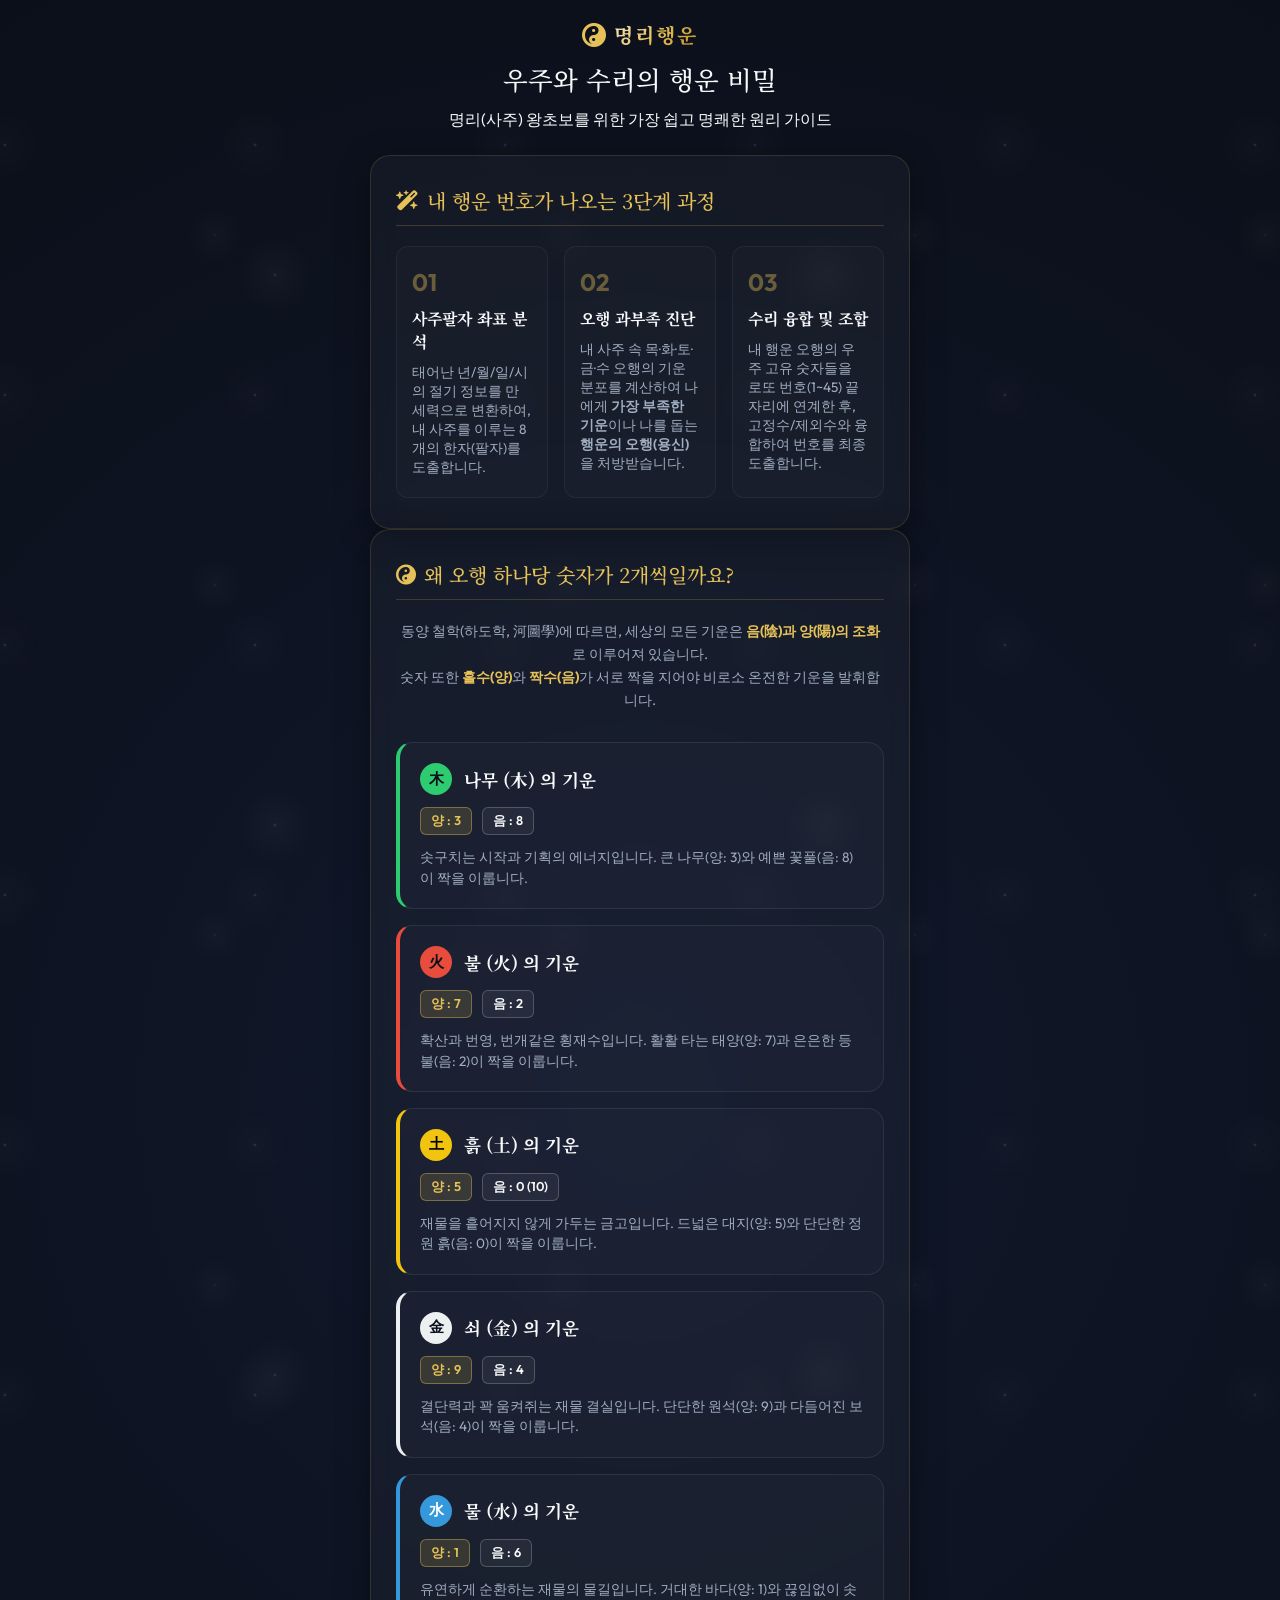
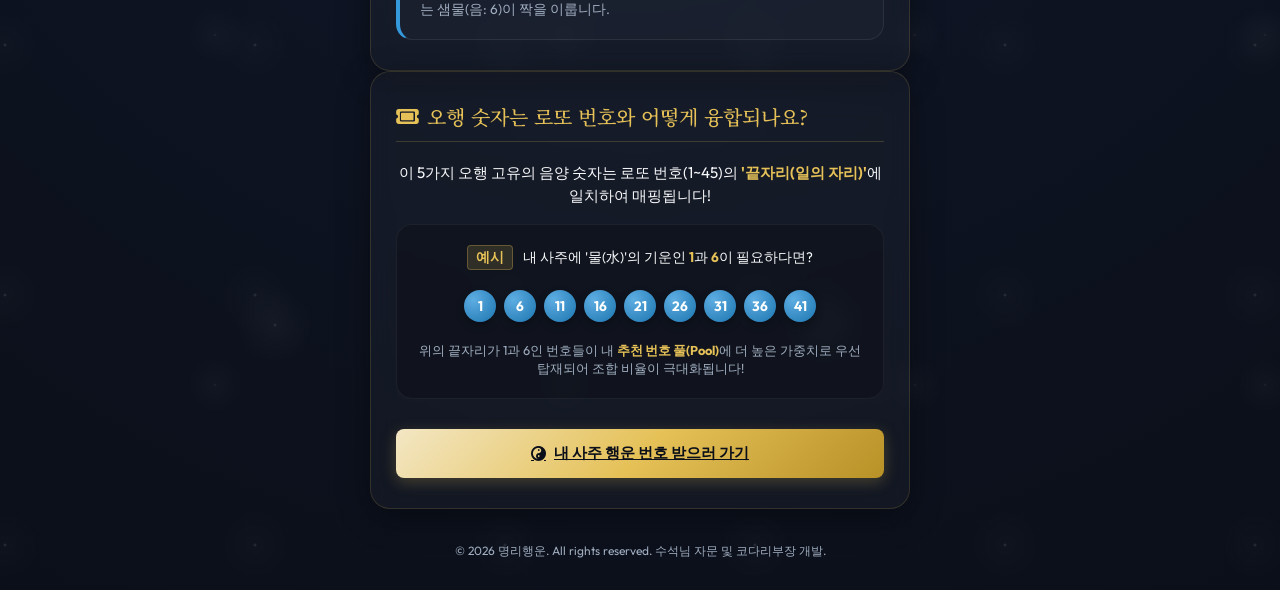
<file: guide.html>
<!DOCTYPE html>
<html lang="ko">
<head>
    <meta charset="UTF-8">
    <meta name="viewport" content="width=device-width, initial-scale=1.0">
    <title>명리행운 - 우주와 수리의 비밀 가이드</title>
    <!-- Google Fonts: Noto Serif KR & Outfit -->
    <link rel="preconnect" href="https://fonts.googleapis.com">
    <link rel="preconnect" href="https://fonts.gstatic.com" crossorigin>
    <link href="https://fonts.googleapis.com/css2?family=Noto+Serif+KR:wght@300;500;700&family=Outfit:wght@300;400;600;700&display=swap" rel="stylesheet">
    <!-- FontAwesome for icons -->
    <link rel="stylesheet" href="https://cdnjs.cloudflare.com/ajax/libs/font-awesome/6.4.0/css/all.min.css">
    <link rel="stylesheet" href="style.css">
</head>
<body>
    <div class="stars"></div>
    <div class="container">
        <!-- Header -->
        <header class="app-header">
            <div class="logo">
                <i class="fa-solid fa-yin-yang logo-icon"></i>
                <span class="logo-text">명리행운</span>
            </div>
            <h1>우주와 수리의 행운 비밀</h1>
            <p class="subtitle">명리(사주) 왕초보를 위한 가장 쉽고 명쾌한 원리 가이드</p>
        </header>

        <!-- Main Content -->
        <main class="main-content">
            <!-- SECTION 1: 3단계 탄생 절차 -->
            <section class="card active">
                <h2 class="section-title"><i class="fa-solid fa-wand-magic-sparkles"></i> 내 행운 번호가 나오는 3단계 과정</h2>
                <div class="guide-steps-grid">
                    <div class="guide-step-card">
                        <div class="g-step-num">01</div>
                        <h4>사주팔자 좌표 분석</h4>
                        <p>태어난 년/월/일/시의 절기 정보를 만세력으로 변환하여, 내 사주를 이루는 8개의 한자(팔자)를 도출합니다.</p>
                    </div>
                    <div class="guide-step-card">
                        <div class="g-step-num">02</div>
                        <h4>오행 과부족 진단</h4>
                        <p>내 사주 속 목·화·토·금·수 오행의 기운 분포를 계산하여 나에게 <strong>가장 부족한 기운</strong>이나 나를 돕는 <strong>행운의 오행(용신)</strong>을 처방받습니다.</p>
                    </div>
                    <div class="guide-step-card">
                        <div class="g-step-num">03</div>
                        <h4>수리 융합 및 조합</h4>
                        <p>내 행운 오행의 우주 고유 숫자들을 로또 번호(1~45) 끝자리에 연계한 후, 고정수/제외수와 융합하여 번호를 최종 도출합니다.</p>
                    </div>
                </div>
            </section>

            <!-- SECTION 2: 오행 숫자의 비밀 -->
            <section class="card active">
                <h2 class="section-title"><i class="fa-solid fa-yin-yang"></i> 왜 오행 하나당 숫자가 2개씩일까요?</h2>
                <p class="guide-intro-text">
                    동양 철학(하도학, 河圖學)에 따르면, 세상의 모든 기운은 <strong>음(陰)과 양(陽)의 조화</strong>로 이루어져 있습니다.<br>
                    숫자 또한 <strong>홀수(양)</strong>와 <strong>짝수(음)</strong>가 서로 짝을 지어야 비로소 온전한 기운을 발휘합니다.
                </p>

                <!-- Yin Yang Table Grid -->
                <div class="elements-explain-grid">
                    <!-- Wood -->
                    <div class="explain-element-card border-wood">
                        <div class="el-header">
                            <span class="el-symbol symbol-wood">木</span>
                            <h3>나무 (木) 의 기운</h3>
                        </div>
                        <div class="el-numbers">
                            <span class="num-badge yang">양 : 3</span>
                            <span class="num-badge yin">음 : 8</span>
                        </div>
                        <p>솟구치는 시작과 기획의 에너지입니다. 큰 나무(양: 3)와 예쁜 꽃풀(음: 8)이 짝을 이룹니다.</p>
                    </div>

                    <!-- Fire -->
                    <div class="explain-element-card border-fire">
                        <div class="el-header">
                            <span class="el-symbol symbol-fire">火</span>
                            <h3>불 (火) 의 기운</h3>
                        </div>
                        <div class="el-numbers">
                            <span class="num-badge yang">양 : 7</span>
                            <span class="num-badge yin">음 : 2</span>
                        </div>
                        <p>확산과 번영, 번개같은 횡재수입니다. 활활 타는 태양(양: 7)과 은은한 등불(음: 2)이 짝을 이룹니다.</p>
                    </div>

                    <!-- Earth -->
                    <div class="explain-element-card border-earth">
                        <div class="el-header">
                            <span class="el-symbol symbol-earth">土</span>
                            <h3>흙 (土) 의 기운</h3>
                        </div>
                        <div class="el-numbers">
                            <span class="num-badge yang">양 : 5</span>
                            <span class="num-badge yin">음 : 0 (10)</span>
                        </div>
                        <p>재물을 흩어지지 않게 가두는 금고입니다. 드넓은 대지(양: 5)와 단단한 정원 흙(음: 0)이 짝을 이룹니다.</p>
                    </div>

                    <!-- Metal -->
                    <div class="explain-element-card border-metal">
                        <div class="el-header">
                            <span class="el-symbol symbol-metal">金</span>
                            <h3>쇠 (金) 의 기운</h3>
                        </div>
                        <div class="el-numbers">
                            <span class="num-badge yang">양 : 9</span>
                            <span class="num-badge yin">음 : 4</span>
                        </div>
                        <p>결단력과 꽉 움켜쥐는 재물 결실입니다. 단단한 원석(양: 9)과 다듬어진 보석(음: 4)이 짝을 이룹니다.</p>
                    </div>

                    <!-- Water -->
                    <div class="explain-element-card border-water">
                        <div class="el-header">
                            <span class="el-symbol symbol-water">水</span>
                            <h3>물 (水) 의 기운</h3>
                        </div>
                        <div class="el-numbers">
                            <span class="num-badge yang">양 : 1</span>
                            <span class="num-badge yin">음 : 6</span>
                        </div>
                        <p>유연하게 순환하는 재물의 물길입니다. 거대한 바다(양: 1)와 끊임없이 솟는 샘물(음: 6)이 짝을 이룹니다.</p>
                    </div>
                </div>
            </section>

            <!-- SECTION 3: 로또 번호 매칭법 -->
            <section class="card active">
                <h2 class="section-title"><i class="fa-solid fa-ticket"></i> 오행 숫자는 로또 번호와 어떻게 융합되나요?</h2>
                <div class="lotto-mapping-box">
                    <p class="mapping-explain">
                        이 5가지 오행 고유의 음양 숫자는 로또 번호(1~45)의 <strong>'끝자리(일의 자리)'</strong>에 일치하여 매핑됩니다!
                    </p>
                    <div class="mapping-showcase">
                        <div class="showcase-row">
                            <span class="showcase-title">예시</span>
                            <p>내 사주에 '물(水)'의 기운인 <strong>1</strong>과 <strong>6</strong>이 필요하다면?</p>
                        </div>
                        <div class="showcase-balls">
                            <span class="ball water">1</span>
                            <span class="ball water">6</span>
                            <span class="ball water">11</span>
                            <span class="ball water">16</span>
                            <span class="ball water">21</span>
                            <span class="ball water">26</span>
                            <span class="ball water">31</span>
                            <span class="ball water">36</span>
                            <span class="ball water">41</span>
                        </div>
                        <p class="showcase-footer">
                            위의 끝자리가 1과 6인 번호들이 내 <strong>추천 번호 풀(Pool)</strong>에 더 높은 가중치로 우선 탑재되어 조합 비율이 극대화됩니다!
                        </p>
                    </div>
                </div>

                <!-- Call to action button -->
                <div class="guide-actions">
                    <a href="index.html" class="btn btn-primary btn-block"><i class="fa-solid fa-yin-yang"></i> 내 사주 행운 번호 받으러 가기</a>
                </div>
            </section>
        </main>

        <footer class="app-footer">
            <p>© 2026 명리행운. All rights reserved. 수석님 자문 및 코다리부장 개발.</p>
        </footer>
    </div>
</body>
</html>
</file>
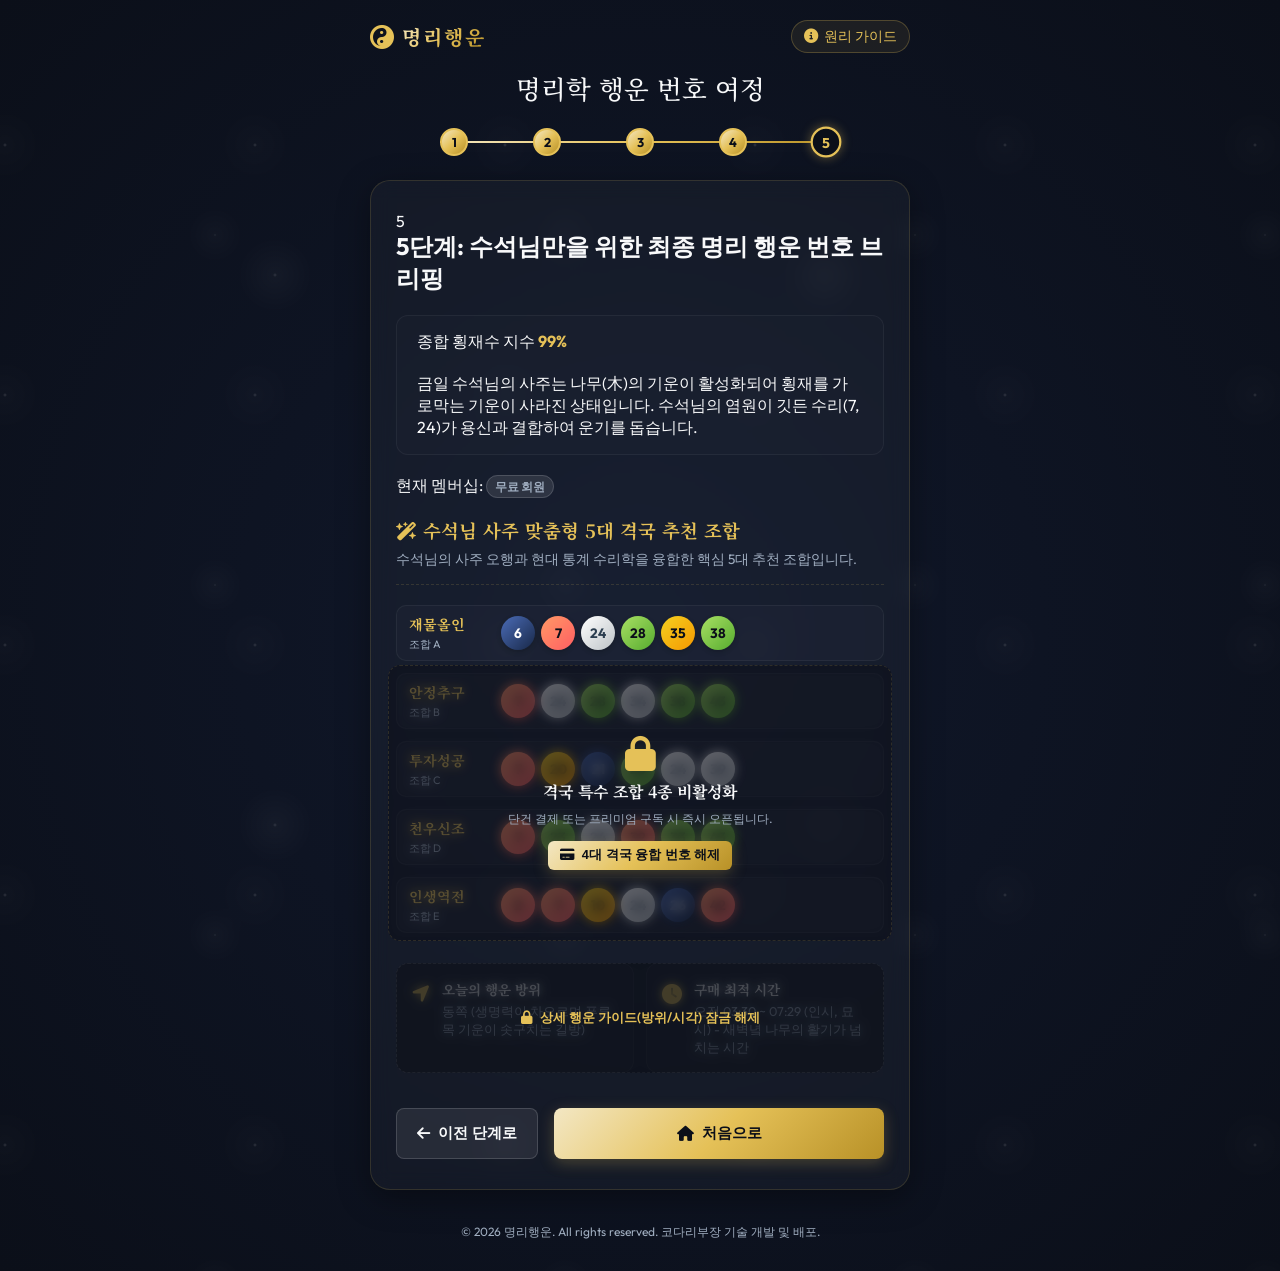
<file: index_v1.html>
<!DOCTYPE html>
<html lang="ko">
<head>
    <meta charset="UTF-8">
    <meta name="viewport" content="width=device-width, initial-scale=1.0">
    <title>명리행운 - 5단계 사주 맞춤형 로또 비서</title>
    <meta name="description" content="사주 명리학의 오행 수리학과 고정수/제외수 결합 엔진을 결합하여, 당신만을 위한 횡재수 맞춤형 로또 번호를 조합해 드립니다.">
    <!-- Google Fonts: Noto Serif KR & Outfit -->
    <link rel="preconnect" href="https://fonts.googleapis.com">
    <link rel="preconnect" href="https://fonts.gstatic.com" crossorigin>
    <link href="https://fonts.googleapis.com/css2?family=Noto+Serif+KR:wght@300;500;700&family=Outfit:wght@300;400;600;700&display=swap" rel="stylesheet">
    <!-- FontAwesome for icons -->
    <link rel="stylesheet" href="https://cdnjs.cloudflare.com/ajax/libs/font-awesome/6.4.0/css/all.min.css">
    <link rel="stylesheet" href="style.css?v=2.1">
</head>
<body>
    <div class="stars"></div>
    <div class="container">
        <!-- Header -->
        <header class="app-header">
            <div class="header-top-nav">
                <div class="logo">
                    <i class="fa-solid fa-yin-yang logo-icon"></i>
                    <span class="logo-text">명리행운</span>
                </div>
                <a href="guide.html" class="btn-guide-link"><i class="fa-solid fa-circle-info"></i> 원리 가이드</a>
            </div>
            <h1>명리학 행운 번호 여정</h1>
            <!-- Progress Tracker -->
            <div class="step-indicator">
                <div class="indicator-bar" id="indicator-bar" style="width: 0%;"></div>
                <div class="step-dot active" data-step="1" title="기원 선택">1</div>
                <div class="step-dot" data-step="2" title="사주 입력">2</div>
                <div class="step-dot" data-step="3" title="오행 분석">3</div>
                <div class="step-dot" data-step="4" title="수리 융합">4</div>
                <div class="step-dot" data-step="5" title="최종 결과">5</div>
            </div>
        </header>

        <!-- Main Content Area -->
        <main class="main-content">
            
            <!-- STEP 1: 기원 및 테마 선택 -->
            <section id="step-1-section" class="card active">
                <h2 class="section-title"><i class="fa-solid fa-wand-magic-sparkles"></i> 1단계: 오늘 바라는 행운의 기원</h2>
                <p class="section-desc">수석님의 마음이 닿는 행운의 테마를 선택해 주십시오. 사주 분석 문맥이 튜닝됩니다.</p>
                <div class="guide-nudge-box">
                    <span><i class="fa-solid fa-lightbulb text-accent"></i> 내 번호에 숨겨진 오행 수리의 원리가 궁금하신가요?</span>
                    <a href="guide.html" class="guide-text-link">3분 만에 배우는 명리 로또 원리 보기 <i class="fa-solid fa-arrow-right"></i></a>
                </div>
                <div class="wish-buttons">
                    <button class="wish-card" onclick="selectWish('wealth')">
                        <div class="wish-icon"><i class="fa-solid fa-sack-dollar"></i></div>
                        <div class="wish-text-wrapper">
                            <h3>재물운</h3>
                            <p>막힌 재물의 물꼬를 터주는 횡재 기운</p>
                        </div>
                    </button>
                    <button class="wish-card" onclick="selectWish('business')">
                        <div class="wish-icon"><i class="fa-solid fa-building-user"></i></div>
                        <div class="wish-text-wrapper">
                            <h3>사업운</h3>
                            <p>성공과 귀인의 조력을 불러오는 기운</p>
                        </div>
                    </button>
                    <button class="wish-card" onclick="selectWish('investment')">
                        <div class="wish-icon"><i class="fa-solid fa-chart-line"></i></div>
                        <div class="wish-text-wrapper">
                            <h3>투자운</h3>
                            <p>재테크 및 횡재성 자산을 자극하는 기운</p>
                        </div>
                    </button>
                </div>
            </section>

            <!-- STEP 2: 기본 사주 정보 입력 -->
            <section id="step-2-section" class="card">
                <h2 class="section-title"><i class="fa-solid fa-user-gear"></i> 2단계: 생년월일시 입력</h2>
                <p class="section-desc">간지 팔자를 산출하여 용신(용사) 오행을 분석하기 위한 기본 정보입니다.</p>
                <form id="saju-form" onsubmit="event.preventDefault(); goToStep3();">


                    <div class="grid-2">
                        <div class="form-group">
                            <label for="birth-date">태어난 날짜</label>
                            <input type="date" id="birth-date" required>
                        </div>
                        <div class="form-group">
                            <div class="time-label-wrapper">
                                <label for="birth-time-slider">태어난 시간</label>
                                <label class="checkbox-label">
                                    <input type="checkbox" id="time-unknown" onchange="toggleTimeUnknown(this)">
                                    <span>시간 모름</span>
                                </label>
                            </div>
                            <div class="time-select-container">
                                <select id="birth-hour-select" onchange="updateTimeDropdown(this.value)">
                                    <option value="0">오전 00시 (자정)</option>
                                    <option value="1">오전 01시</option>
                                    <option value="2">오전 02시</option>
                                    <option value="3">오전 03시</option>
                                    <option value="4">오전 04시</option>
                                    <option value="5">오전 05시</option>
                                    <option value="6">오전 06시</option>
                                    <option value="7">오전 07시</option>
                                    <option value="8">오전 08시</option>
                                    <option value="9">오전 09시</option>
                                    <option value="10">오전 10시</option>
                                    <option value="11">오전 11시</option>
                                    <option value="12" selected>오후 12시 (정오)</option>
                                    <option value="13">오후 01시 (13시)</option>
                                    <option value="14">오후 02시 (14시)</option>
                                    <option value="15">오후 03시 (15시)</option>
                                    <option value="16">오후 04시 (16시)</option>
                                    <option value="17">오후 05시 (17시)</option>
                                    <option value="18">오후 06시 (18시)</option>
                                    <option value="19">오후 07시 (19시)</option>
                                    <option value="20">오후 08시 (20시)</option>
                                    <option value="21">오후 09시 (21시)</option>
                                    <option value="22">오후 10시 (22시)</option>
                                    <option value="23">오후 11시 (23시)</option>
                                </select>
                                <div class="time-preview-box" id="time-preview">
                                    <span class="preview-saji">午시 (11:30 ~ 13:30)</span>
                                </div>
                            </div>
                        </div>
                    </div>

                    <div class="grid-2">
                        <div class="form-group">
                            <label>양력/음력 구분</label>
                            <div class="radio-group">
                                <label class="radio-label">
                                    <input type="radio" name="calendar-type" value="solar" checked>
                                    <span>양력</span>
                                </label>
                                <label class="radio-label">
                                    <input type="radio" name="calendar-type" value="lunar">
                                    <span>음력 평달</span>
                                </label>
                            </div>
                        </div>
                        <div class="form-group">
                            <label>성별</label>
                            <div class="radio-group">
                                <label class="radio-label">
                                    <input type="radio" name="gender" value="male" checked>
                                    <span>남성</span>
                                </label>
                                <label class="radio-label">
                                    <input type="radio" name="gender" value="female">
                                    <span>여성</span>
                                </label>
                            </div>
                        </div>
                    </div>

                    <div class="navigation-buttons">
                        <button type="button" class="btn btn-secondary" onclick="prevStep()"><i class="fa-solid fa-arrow-left"></i> 이전</button>
                        <button type="submit" class="btn btn-primary">다음 단계로 <i class="fa-solid fa-arrow-right"></i></button>
                    </div>
                </form>
            </section>

            <!-- LOADING SCREEN (로딩 중 전용 애니메이션) -->
            <section id="loading-section" class="card">
                <div class="loader-content">
                    <div class="compass-wrapper">
                        <i class="fa-solid fa-compass-drafting spinner-icon"></i>
                        <div class="compass-ring"></div>
                    </div>
                    <h3>천기누설 분석 중...</h3>
                    <p id="loading-text">생년월일을 바탕으로 만세력 간지를 산출하고 있습니다.</p>
                </div>
            </section>

            <!-- STEP 3: 오행 카드 분석 및 만세력 해설 -->
            <section id="step-3-section" class="card">
                <h2 class="section-title"><i class="fa-solid fa-chart-pie"></i> 3단계: 사주팔자 및 오행 진단</h2>
                <p class="section-desc">수석님의 타고난 팔자 기운입니다. <strong>아래 각 오행 카드를 터치</strong>하시면 명리 해석을 볼 수 있습니다.</p>

                <!-- Saju Quad (사주팔자 판) -->
                <div class="saju-pillar-container">
                    <div class="saju-pillar">
                        <div class="pillar-label">시주 (時柱)</div>
                        <div class="kanji hour" id="pillar-hour">
                            <div class="stem" id="stem-hour">庚</div>
                            <div class="branch" id="branch-hour">子</div>
                        </div>
                    </div>
                    <div class="saju-pillar">
                        <div class="pillar-label">일주 (日柱)</div>
                        <div class="kanji day focus" id="pillar-day">
                            <div class="stem" id="stem-day">甲</div>
                            <div class="branch" id="branch-day">寅</div>
                        </div>
                    </div>
                    <div class="saju-pillar">
                        <div class="pillar-label">월주 (月柱)</div>
                        <div class="kanji month" id="pillar-month">
                            <div class="stem" id="stem-month">戊</div>
                            <div class="branch" id="branch-month">辰</div>
                        </div>
                    </div>
                    <div class="saju-pillar">
                        <div class="pillar-label">연주 (年柱)</div>
                        <div class="kanji year" id="pillar-year">
                            <div class="stem" id="stem-year">壬</div>
                            <div class="branch" id="branch-year">戌</div>
                        </div>
                    </div>
                </div>

                <!-- Interactive Elements Graph -->
                <div class="elements-interactive-grid" id="elements-interactive-list">
                    <!-- Elements generated by JS -->
                </div>

                <div class="analysis-box">
                    <h3><i class="fa-solid fa-feather-pointed"></i> 총평 및 행운 오행 처방</h3>
                    <p class="analysis-desc" id="saju-analysis-text">사주를 분석 중입니다...</p>
                </div>

                <div class="navigation-buttons">
                    <button type="button" class="btn btn-secondary" onclick="prevStep()"><i class="fa-solid fa-arrow-left"></i> 이전</button>
                    <button type="button" class="btn btn-primary" onclick="nextStep()">수리 융합하러 가기 <i class="fa-solid fa-arrow-right"></i></button>
                </div>
            </section>

            <!-- STEP 4: 수리 융합 (고정수/제외수 커스텀 필터) -->
            <section id="step-4-section" class="card">
                <div class="step-header">
                    <span class="step-num">4</span>
                    <h2>4단계: 염원이 담긴 고정수와 기피하는 제외수 설정</h2>
                </div>
                
                <div class="nums-input-area">
                    <div class="form-group">
                        <label for="fixed-nums">고정수 지정 (최대 2개 - 콤마로 구분, 생략 가능)</label>
                        <input type="text" id="fixed-nums" placeholder="예: 7, 24" autocomplete="off">
                        <small class="helper-text">수석님이 반드시 포함시키고 싶은 행운의 숫자를 입력해 주십시오.</small>
                    </div>

                    <div class="form-group">
                        <label for="exclude-nums">제외수 지정 (최대 3개 - 콤마로 구분, 생략 가능)</label>
                        <input type="text" id="exclude-nums" placeholder="예: 4, 13, 44" autocomplete="off">
                        <small class="helper-text">나와 영적으로 맞지 않다고 느끼거나 제외할 번호를 입력하세요.</small>
                    </div>
                </div>

                <div class="info-alert">
                    <i class="fa-solid fa-circle-exclamation info-icon"></i>
                    <p>입력하신 숫자는 3단계에서 도출된 수석님의 용신/희신 오행 수리 데이터에 밀결합되어 최적의 홀짝/총합 통계 필터를 통과하게 됩니다.</p>
                </div>

                <div class="navigation-buttons">
                    <button type="button" class="btn btn-secondary" onclick="prevStep()"><i class="fa-solid fa-arrow-left"></i> 이전</button>
                    <button type="button" class="btn btn-primary" onclick="generateLottoFinal()">최종 수리 융합 번호 추출 <i class="fa-solid fa-wand-magic-sparkles"></i></button>
                </div>
            </section>

            <!-- Step 5 Section: Final Results -->
            <section id="step-5-section" class="card">
                <div class="step-header">
                    <span class="step-num">5</span>
                    <h2>5단계: 수석님만을 위한 최종 명리 행운 번호 브리핑</h2>
                </div>

                <!-- 횡재 지수 게이지 -->
                <div class="luck-gauge-container">
                    <div class="luck-gauge-header">
                        <span>종합 횡재수 지수</span>
                        <strong class="font-accent" id="gauge-score">75%</strong>
                    </div>
                    <div class="luck-gauge-bar-bg">
                        <div class="luck-gauge-bar-fill" id="gauge-fill" style="width: 75%;"></div>
                    </div>
                    <p class="luck-gauge-desc" id="gauge-desc">수석님의 사주 오행 맞춤형 횡재수 조합이 생성되었습니다.</p>
                </div>

                <!-- 멤버십 등급 표시 -->
                <div class="membership-status">
                    <span>현재 멤버십:</span>
                    <span class="membership-badge" id="membership-badge">회원 등급</span>
                </div>

                <!-- Lotto Combinations wrapper (통합형 5대 격국 추천 조합) -->
                <div class="lotto-combinations-wrapper">
                    <div class="integrated-combination-header" style="margin-bottom: 20px; border-bottom: 1px dashed rgba(229, 193, 88, 0.15); padding-bottom: 15px;">
                        <span class="theme-name font-accent" style="font-family: var(--font-serif); font-size: 1.15rem; font-weight: 700; display: block; margin-bottom: 5px;"><i class="fa-solid fa-wand-magic-sparkles"></i> 수석님 사주 맞춤형 5대 격국 추천 조합</span>
                        <span class="theme-desc" style="font-size: 0.85rem; color: var(--text-muted);">수석님의 사주 오행과 현대 통계 수리학을 융합한 핵심 5대 추천 조합입니다.</span>
                    </div>
                    
                    <div class="lotto-integrated-list-container" style="position: relative;">
                        <!-- 조합 A: 무상 조합 리스트 -->
                        <div class="lotto-combinations" id="lotto-combinations-free-list">
                            <!-- JS가 조합 A 렌더링 -->
                        </div>
                        
                        <!-- 조합 B ~ 조합 E: 프리미엄 조합 영역 (자물쇠 덮개 대상) -->
                        <div class="lotto-combinations-premium-wrapper" style="position: relative; margin-top: 12px;">
                            <div class="lotto-combinations" id="lotto-combinations-premium-list">
                                <!-- JS가 조합 B, C, D, E 렌더링 -->
                            </div>
                            
                            <!-- Lock overlay (조합 B ~ E 를 철저히 가림) -->
                            <div class="lock-overlay" id="combinations-lock" onclick="openPaymentModal()">
                                <div class="lock-box">
                                    <i class="fa-solid fa-lock lock-icon"></i>
                                    <h4>격국 특수 조합 4종 비활성화</h4>
                                    <p>단건 결제 또는 프리미엄 구독 시 즉시 오픈됩니다.</p>
                                    <button class="btn btn-primary btn-sm"><i class="fa-solid fa-credit-card"></i> 4대 격국 융합 번호 해제</button>
                                </div>
                            </div>
                        </div>
                    </div>
                </div>

                <!-- Reroll controls area -->
                <div class="reroll-control-wrapper" id="reroll-control-wrapper-element">
                    <div class="reroll-counter" id="reroll-counter-text">재배치 남은 횟수: 3회</div>
                    <button class="btn btn-primary btn-block" id="btn-reroll" onclick="reRollLottoNumbers()"><i class="fa-solid fa-arrows-rotate"></i> 이 조건으로 번호 재배치</button>
                </div>

                <!-- Guideline Cards (also locked for free users) -->
                <div class="prescription-wrapper">
                    <div class="prescription-grid" id="prescription-grid-element">
                        <div class="prescription-card">
                            <div class="presc-icon"><i class="fa-solid fa-location-arrow"></i></div>
                            <div class="presc-info">
                                <h4>오늘의 행운 방위</h4>
                                <p id="presc-direction">서북쪽</p>
                            </div>
                        </div>
                        <div class="prescription-card">
                            <div class="presc-icon"><i class="fa-solid fa-clock"></i></div>
                            <div class="presc-info">
                                <h4>구매 최적 시간</h4>
                                <p id="presc-time">오전 09:30 ~ 11:30 (사시)</p>
                            </div>
                        </div>
                    </div>
                    
                    <div class="lock-overlay-small" id="presc-lock" onclick="openPaymentModal()">
                        <div class="lock-box-small">
                            <i class="fa-solid fa-lock"></i>
                            <span>상세 행운 가이드(방위/시각) 잠금 해제</span>
                        </div>
                    </div>
                </div>

                <div class="navigation-buttons">
                    <button type="button" class="btn btn-secondary" onclick="prevStep()"><i class="fa-solid fa-arrow-left"></i> 이전 단계로</button>
                    <button type="button" class="btn btn-primary" onclick="goToStep(1)"><i class="fa-solid fa-house"></i> 처음으로</button>
                </div>
            </section>
            </main>

        <!-- Dynamic Element Description Modal (오행 터치 팝업) -->
        <div class="modal" id="element-modal">
            <div class="modal-content">
                <span class="close-modal" onclick="closeModal()">&times;</span>
                <div class="modal-header">
                    <div class="modal-element-icon" id="modal-el-icon">木</div>
                    <h3 id="modal-el-title">오행 분석</h3>
                </div>
                <div class="modal-body">
                    <p id="modal-el-count">내 사주에 포함된 개수: 0개</p>
                    <p class="modal-el-desc" id="modal-el-desc">오행 상세 설명이 들어가는 곳입니다.</p>
                </div>
                <div class="modal-footer">
                    <button class="btn btn-primary btn-sm" onclick="closeModal()">확인</button>
                </div>
            </div>
        </div>

        <!-- Tiered Payment Demo Modal (가상 결제창) -->
        <div class="modal" id="payment-modal">
            <div class="modal-content payment-modal-content">
                <span class="close-modal" onclick="closePaymentModal()">&times;</span>
                <div class="modal-header">
                    <div class="modal-element-icon symbol-metal"><i class="fa-solid fa-gem"></i></div>
                    <h3>명리행운 멤버십 및 결제</h3>
                </div>
                <div class="modal-body">
                    <p class="payment-intro">원하시는 결제 옵션을 선택해 보십시오. (데모 결제 테스트가 적용되어 즉시 혜택이 활성화됩니다.)</p>
                    
                    <div class="payment-cards">
                        <!-- Option A: Basic Package -->
                        <div class="payment-card-option" onclick="buyDemoMembership('basic')">
                            <div class="option-header">
                                <span class="option-badge">이번 주 일회성</span>
                                <h4>기본 패키지</h4>
                            </div>
                            <div class="option-price">₩ 990 <span class="price-sub">/ 1회</span></div>
                            <ul class="option-benefits">
                                <li><i class="fa-solid fa-check"></i> 5대 격국 조합(5개) 전면 해제</li>
                                <li><i class="fa-solid fa-check"></i> 행운의 방위/시간 가이드 제공</li>
                                <li class="disabled-benefit"><i class="fa-solid fa-xmark"></i> 사주 맞춤 번호 재배치 불가 (0회)</li>
                            </ul>
                            <button class="btn btn-secondary btn-sm btn-block">일회성 데모 결제하기</button>
                        </div>

                        <!-- Option B: Premium Subscription -->
                        <div class="payment-card-option premium" onclick="buyDemoMembership('premium')">
                            <div class="option-header">
                                <span class="option-badge badge-premium">강력 추천 구독</span>
                                <h4>프리미엄 멤버십</h4>
                            </div>
                            <div class="option-price">₩ 4,900 <span class="price-sub">/ 월</span></div>
                            <ul class="option-benefits">
                                <li><i class="fa-solid fa-check"></i> 5대 격국 조합(5개) 전면 해제</li>
                                <li><i class="fa-solid fa-check"></i> 행운의 방위/시간 가이드 제공</li>
                                <li><i class="fa-solid fa-check"></i> <strong>매주 재배치 3회 제공 (총 15조합)</strong></li>
                                <li><i class="fa-solid fa-check"></i> 횡재수 알림 푸시/알림톡 발송</li>
                            </ul>
                            <button class="btn btn-primary btn-sm btn-block">프리미엄 데모 구독하기</button>
                        </div>
                    </div>
                </div>
            </div>
        </div>

        <footer class="app-footer">
            <p>© 2026 명리행운. All rights reserved. 코다리부장 기술 개발 및 배포.</p>
        </footer>
    </div>

    <script src="app.js?v=2.1"></script>
</body>
</html>
</file>
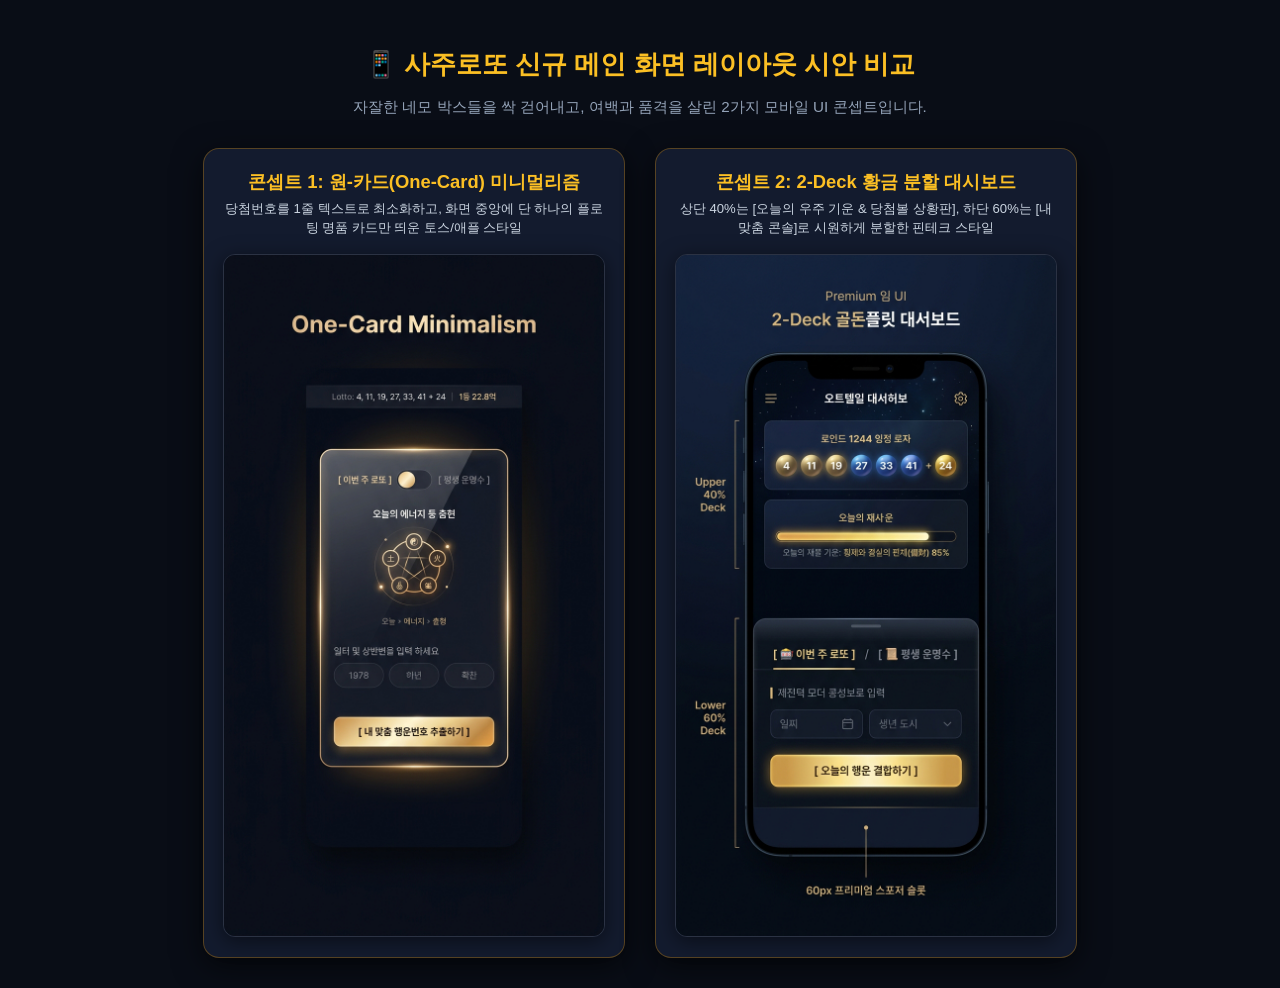
<file: preview_concepts.html>
<!DOCTYPE html>
<html lang="ko">
<head>
  <meta charset="UTF-8">
  <title>사주로또 메인 화면 레이아웃 콘셉트 시안 비교 (1 & 2)</title>
  <style>
    body {
      background: #090d16;
      color: #fff;
      font-family: 'Pretendard', sans-serif;
      margin: 0;
      padding: 30px 20px;
      text-align: center;
    }
    h1 {
      color: #fbbf24;
      font-size: 1.6rem;
      margin-bottom: 8px;
    }
    p.sub {
      color: #94a3b8;
      font-size: 0.95rem;
      margin-bottom: 30px;
    }
    .preview-grid {
      display: flex;
      justify-content: center;
      gap: 30px;
      flex-wrap: wrap;
      max-width: 1100px;
      margin: 0 auto;
    }
    .card-wrap {
      background: #131b2e;
      border: 1.5px solid rgba(245, 158, 11, 0.3);
      border-radius: 16px;
      padding: 20px;
      width: 380px;
      box-shadow: 0 8px 30px rgba(0,0,0,0.6);
      display: flex;
      flex-direction: column;
      align-items: center;
    }
    .card-title {
      font-size: 1.15rem;
      font-weight: 800;
      color: #fbbf24;
      margin-bottom: 6px;
    }
    .card-desc {
      font-size: 0.82rem;
      color: #cbd5e1;
      margin-bottom: 14px;
      line-height: 1.4;
      min-height: 40px;
    }
    img {
      width: 100%;
      border-radius: 12px;
      box-shadow: 0 4px 20px rgba(0,0,0,0.5);
      border: 1px solid rgba(255,255,255,0.1);
    }
  </style>
</head>
<body>

  <h1>📱 사주로또 신규 메인 화면 레이아웃 시안 비교</h1>
  <p class="sub">자잘한 네모 박스들을 싹 걷어내고, 여백과 품격을 살린 2가지 모바일 UI 콘셉트입니다.</p>

  <div class="preview-grid">
    <!-- 콘셉트 1 -->
    <div class="card-wrap">
      <div class="card-title">콘셉트 1: 원-카드(One-Card) 미니멀리즘</div>
      <div class="card-desc">당첨번호를 1줄 텍스트로 최소화하고, 화면 중앙에 단 하나의 플로팅 명품 카드만 띄운 토스/애플 스타일</div>
      <img src="concept1.jpg" alt="콘셉트 1: 원-카드 미니멀리즘">
    </div>

    <!-- 콘셉트 2 -->
    <div class="card-wrap">
      <div class="card-title">콘셉트 2: 2-Deck 황금 분할 대시보드</div>
      <div class="card-desc">상단 40%는 [오늘의 우주 기운 & 당첨볼 상황판], 하단 60%는 [내 맞춤 콘솔]로 시원하게 분할한 핀테크 스타일</div>
      <img src="concept2.jpg" alt="콘셉트 2: 2-Deck 황금 분할 대시보드">
    </div>
  </div>

</body>
</html>
</file>
<file: style.css>
/* Root variables for Premium Palette */
:root {
    --bg-dark: #0b0f19;
    --card-bg: rgba(255, 255, 255, 0.03);
    --card-border: rgba(229, 193, 88, 0.15);
    --gold-primary: #e5c158;
    --gold-gradient: linear-gradient(135deg, #f3e7c4 0%, #e5c158 50%, #b89127 100%);
    --text-main: #f8f9fa;
    --text-muted: #a0aec0;
    --font-serif: 'Noto Serif KR', serif;
    --font-sans: 'Outfit', sans-serif;
    
    /* Five Elements colors */
    --element-wood: #2ecc71;  /* 木 - green */
    --element-fire: #e74c3c;  /* 火 - red */
    --element-earth: #f1c40f; /* 土 - yellow */
    --element-metal: #ecf0f1; /* 金 - white */
    --element-water: #3498db; /* 水 - blue */
}

/* Reset & Base Styles */
* {
    box-sizing: border-box;
    margin: 0;
    padding: 0;
}

body {
    background-color: var(--bg-dark);
    color: var(--text-main);
    font-family: var(--font-sans);
    min-height: 100vh;
    display: flex;
    justify-content: center;
    align-items: center;
    position: relative;
    overflow-x: hidden;
}

/* Background Stars effect */
.stars {
    position: absolute;
    width: 100%;
    height: 100%;
    background: radial-gradient(circle at 50% 50%, rgba(20, 30, 55, 0.6) 0%, rgba(11, 15, 25, 1) 100%);
    z-index: -2;
}

.stars::after {
    content: "";
    position: absolute;
    top: 0;
    left: 0;
    width: 100%;
    height: 100%;
    background-image: 
        radial-gradient(white, rgba(255,255,255,.2) 2px, transparent 40px),
        radial-gradient(white, rgba(255,255,255,.15) 1px, transparent 30px),
        radial-gradient(white, rgba(255,255,255,.1) 2px, transparent 40px);
    background-size: 550px 550px, 350px 350px, 250px 250px;
    background-position: 0 0, 40px 60px, 130px 270px;
    opacity: 0.15;
    z-index: -1;
}

/* Layout Container */
.container {
    width: 100%;
    max-width: 580px;
    padding: 20px;
    display: flex;
    flex-direction: column;
    gap: 24px;
}

/* Header Styles */
.app-header {
    text-align: center;
    display: flex;
    flex-direction: column;
    align-items: center;
    gap: 12px;
}

.logo {
    display: inline-flex;
    align-items: center;
    gap: 8px;
}

.logo-icon {
    font-size: 1.5rem;
    color: var(--gold-primary);
    animation: rotateYingYang 8s linear infinite;
}

.logo-text {
    font-family: var(--font-serif);
    font-weight: 700;
    font-size: 1.25rem;
    letter-spacing: 2px;
    background: var(--gold-gradient);
    -webkit-background-clip: text;
    -webkit-text-fill-color: transparent;
}

.app-header h1 {
    font-family: var(--font-serif);
    font-size: 1.6rem;
    font-weight: 500;
    color: var(--text-main);
}

/* Step Indicator */
.step-indicator {
    position: relative;
    display: flex;
    justify-content: space-between;
    width: 100%;
    max-width: 400px;
    margin-top: 10px;
}

.step-indicator::before {
    content: '';
    position: absolute;
    top: 50%;
    left: 0;
    right: 0;
    height: 2px;
    background: rgba(255, 255, 255, 0.1);
    transform: translateY(-50%);
    z-index: 1;
}

.indicator-bar {
    position: absolute;
    top: 50%;
    left: 0;
    height: 2px;
    background: var(--gold-gradient);
    transform: translateY(-50%);
    z-index: 2;
    transition: width 0.4s ease;
}

.step-dot {
    position: relative;
    width: 28px;
    height: 28px;
    border-radius: 50%;
    background: var(--bg-dark);
    border: 2px solid rgba(255, 255, 255, 0.2);
    color: var(--text-muted);
    font-size: 0.8rem;
    font-weight: 700;
    display: flex;
    align-items: center;
    justify-content: center;
    z-index: 3;
    transition: all 0.4s ease;
}

.step-dot.active {
    border-color: var(--gold-primary);
    color: var(--gold-primary);
    box-shadow: 0 0 10px rgba(229, 193, 88, 0.4);
    transform: scale(1.1);
}

.step-dot.completed {
    background: var(--gold-gradient);
    border-color: var(--gold-primary);
    color: var(--bg-dark);
}

/* Glassmorphism Cards */
.card {
    background: var(--card-bg);
    border: 1px solid var(--card-border);
    backdrop-filter: blur(10px);
    border-radius: 20px;
    padding: 30px 25px;
    box-shadow: 0 8px 32px 0 rgba(0, 0, 0, 0.37);
    display: none;
    flex-direction: column;
    gap: 20px;
    transition: all 0.4s ease;
}

.card.active {
    display: flex;
    animation: slideIn 0.5s cubic-bezier(0.16, 1, 0.3, 1) forwards;
}

.section-title {
    font-family: var(--font-serif);
    font-weight: 500;
    font-size: 1.25rem;
    color: var(--gold-primary);
    border-bottom: 1px solid rgba(229, 193, 88, 0.2);
    padding-bottom: 10px;
    display: flex;
    align-items: center;
    gap: 8px;
}

.section-desc {
    font-size: 0.88rem;
    color: var(--text-muted);
    line-height: 1.5;
}

/* Step 1: Wish buttons */
.wish-buttons {
    display: flex;
    flex-direction: column;
    gap: 16px;
    margin-top: 10px;
}

.wish-card {
    background: rgba(255, 255, 255, 0.02);
    border: 1px solid rgba(255, 255, 255, 0.08);
    border-radius: 14px;
    padding: 16px 20px;
    text-align: left;
    cursor: pointer;
    display: flex;
    align-items: center;
    gap: 16px;
    width: 100%;
    overflow: hidden;
    transition: all 0.3s cubic-bezier(0.25, 0.8, 0.25, 1);
}

.wish-card:hover {
    background: rgba(229, 193, 88, 0.03);
    border-color: var(--gold-primary);
    transform: translateY(-2px);
    box-shadow: 0 5px 15px rgba(0,0,0,0.2);
}

.wish-icon {
    font-size: 1.8rem;
    color: var(--gold-primary);
    width: 32px;
    display: flex;
    justify-content: center;
    align-items: center;
    flex-shrink: 0;
}

.wish-text-wrapper {
    display: flex;
    flex-direction: column;
    gap: 3px;
    flex-grow: 1;
    overflow: hidden;
}

.wish-card h3 {
    font-family: var(--font-serif);
    font-size: 1.1rem;
    color: var(--text-main);
    font-weight: 700;
    white-space: nowrap;
    text-overflow: ellipsis;
    overflow: hidden;
}

.wish-card p {
    font-size: 0.8rem;
    color: var(--text-muted);
    line-height: 1.3;
    white-space: nowrap;
    text-overflow: ellipsis;
    overflow: hidden;
}

/* Form Styles */
.form-group {
    display: flex;
    flex-direction: column;
    gap: 8px;
    width: 100%;
}

label {
    font-size: 0.85rem;
    color: var(--text-muted);
    font-weight: 600;
}

input[type="text"],
input[type="date"],
select {
    background: rgba(255, 255, 255, 0.05);
    border: 1px solid rgba(255, 255, 255, 0.1);
    border-radius: 8px;
    padding: 12px 16px;
    color: var(--text-main);
    font-family: var(--font-sans);
    font-size: 0.95rem;
    outline: none;
    transition: all 0.3s ease;
}

input[type="text"]:focus,
input[type="date"]:focus,
select:focus {
    border-color: var(--gold-primary);
    box-shadow: 0 0 8px rgba(229, 193, 88, 0.2);
    background: rgba(255, 255, 255, 0.08);
}

.helper-text {
    font-size: 0.75rem;
    color: var(--text-muted);
    margin-top: -2px;
}

.grid-2 {
    display: grid;
    grid-template-columns: 1fr 1fr;
    gap: 16px;
}

/* Radio Group styling */
.radio-group {
    display: grid;
    grid-template-columns: 1fr 1fr;
    background: rgba(255, 255, 255, 0.05);
    border: 1px solid rgba(255, 255, 255, 0.1);
    border-radius: 8px;
    padding: 4px;
}

.radio-label {
    position: relative;
    cursor: pointer;
    text-align: center;
}

.radio-label input {
    position: absolute;
    opacity: 0;
    cursor: pointer;
}

.radio-label span {
    display: block;
    padding: 8px;
    border-radius: 6px;
    font-size: 0.9rem;
    color: var(--text-muted);
    transition: all 0.3s ease;
}

.radio-label input:checked ~ span {
    background: var(--gold-gradient);
    color: var(--bg-dark);
    font-weight: 600;
}

/* 태어난 시간 드롭다운 고도화 스타일 */
.time-label-wrapper {
    display: flex;
    justify-content: space-between;
    align-items: center;
    width: 100%;
}

.checkbox-label {
    display: inline-flex;
    align-items: center;
    gap: 6px;
    cursor: pointer;
    font-size: 0.8rem;
    color: var(--text-muted);
    user-select: none;
}

.checkbox-label input {
    accent-color: var(--gold-primary);
    cursor: pointer;
    width: 14px;
    height: 14px;
}

.time-select-container {
    display: flex;
    flex-direction: column;
    gap: 10px;
    width: 100%;
}

/* 실시간 프리뷰 박스 (극도 단순화) */
.time-preview-box {
    background: rgba(255, 255, 255, 0.02);
    border: 1px dashed rgba(229, 193, 88, 0.2);
    border-radius: 8px;
    padding: 10px 14px;
    display: flex;
    justify-content: center;
    align-items: center;
    font-size: 0.85rem;
    min-height: 40px;
    text-align: center;
    transition: all 0.3s ease;
}

.time-preview-box.disabled {
    opacity: 0.4;
    border-color: rgba(255, 255, 255, 0.1);
}

.preview-saji {
    font-family: var(--font-serif);
    color: var(--gold-primary);
    font-weight: 500;
    font-size: 0.95rem;
    letter-spacing: 1px;
}

/* Buttons and Navigation */
.navigation-buttons {
    display: flex;
    justify-content: space-between;
    gap: 16px;
    margin-top: 15px;
}

.btn {
    display: inline-flex;
    align-items: center;
    justify-content: center;
    gap: 8px;
    border: none;
    border-radius: 8px;
    padding: 14px 20px;
    font-size: 0.95rem;
    font-weight: 600;
    cursor: pointer;
    transition: all 0.3s ease;
}

.btn-primary {
    background: var(--gold-gradient);
    color: var(--bg-dark);
    box-shadow: 0 4px 15px rgba(229, 193, 88, 0.25);
    flex-grow: 1;
}

.btn-primary:hover {
    transform: translateY(-2px);
    box-shadow: 0 6px 20px rgba(229, 193, 88, 0.35);
}

.btn-secondary {
    background: rgba(255, 255, 255, 0.08);
    color: var(--text-main);
    border: 1px solid rgba(255, 255, 255, 0.15);
}

.btn-secondary:hover {
    background: rgba(255, 255, 255, 0.15);
}

.btn-sm {
    padding: 6px 12px;
    font-size: 0.8rem;
    border-radius: 6px;
}

.btn-block {
    width: 100%;
}

/* Loading Section */
.loader-content {
    display: flex;
    flex-direction: column;
    align-items: center;
    justify-content: center;
    padding: 40px 20px;
    gap: 20px;
}

.compass-wrapper {
    position: relative;
    width: 100px;
    height: 100px;
    display: flex;
    align-items: center;
    justify-content: center;
}

.spinner-icon {
    font-size: 3rem;
    color: var(--gold-primary);
    z-index: 2;
    animation: rotateClockwise 3s cubic-bezier(0.68, -0.55, 0.27, 1.55) infinite;
}

.compass-ring {
    position: absolute;
    width: 90px;
    height: 90px;
    border: 2px dashed rgba(229, 193, 88, 0.3);
    border-radius: 50%;
    animation: rotateCounterClockwise 10s linear infinite;
}

/* Saju Pillar Board (사주팔자) */
.saju-pillar-container {
    display: grid;
    grid-template-columns: repeat(4, 1fr);
    gap: 10px;
    background: rgba(255, 255, 255, 0.02);
    border: 1px solid rgba(255, 255, 255, 0.05);
    border-radius: 12px;
    padding: 15px;
    margin-top: 10px;
}

.saju-pillar {
    display: flex;
    flex-direction: column;
    align-items: center;
    gap: 8px;
}

.pillar-label {
    font-size: 0.72rem;
    color: var(--text-muted);
    letter-spacing: 1px;
}

.kanji {
    width: 100%;
    display: flex;
    flex-direction: column;
    border-radius: 8px;
    overflow: hidden;
    border: 1px solid rgba(255, 255, 255, 0.08);
}

.kanji .stem,
.kanji .branch {
    font-family: var(--font-serif);
    font-size: 1.5rem;
    padding: 12px 0;
    text-align: center;
    font-weight: 700;
}

.kanji .stem {
    background: rgba(255, 255, 255, 0.04);
    border-bottom: 1px dashed rgba(255, 255, 255, 0.08);
}

.kanji .branch {
    background: rgba(255, 255, 255, 0.02);
}

.kanji.day.focus {
    border-color: var(--gold-primary);
    box-shadow: 0 0 15px rgba(229, 193, 88, 0.2);
}

.kanji.day.focus .stem {
    background: rgba(229, 193, 88, 0.1);
}

.wood-color { color: var(--element-wood); }
.fire-color { color: var(--element-fire); }
.earth-color { color: var(--element-earth); }
.metal-color { color: var(--element-metal); }
.water-color { color: var(--element-water); }

/* Step 3: Elements Interactive Grid */
.elements-interactive-grid {
    display: grid;
    grid-template-columns: repeat(5, 1fr);
    gap: 8px;
    margin: 10px 0;
}

.element-card {
    background: rgba(255, 255, 255, 0.02);
    border: 1px solid rgba(255, 255, 255, 0.05);
    border-radius: 12px;
    padding: 12px 6px;
    display: flex;
    flex-direction: column;
    align-items: center;
    gap: 8px;
    cursor: pointer;
    transition: all 0.3s ease;
}

.element-card:hover {
    background: rgba(255, 255, 255, 0.08);
    transform: scale(1.05);
    border-color: var(--gold-primary);
}

.element-symbol {
    width: 32px;
    height: 32px;
    border-radius: 50%;
    display: flex;
    align-items: center;
    justify-content: center;
    font-size: 0.95rem;
    font-weight: 700;
    color: var(--bg-dark);
}

.symbol-wood { background: var(--element-wood); }
.symbol-fire { background: var(--element-fire); }
.symbol-earth { background: var(--element-earth); }
.symbol-metal { background: var(--element-metal); color: #2c3e50; }
.symbol-water { background: var(--element-water); color: #ffffff; }

.element-bar-container {
    width: 80%;
    height: 5px;
    background: rgba(255, 255, 255, 0.1);
    border-radius: 10px;
    overflow: hidden;
}

.element-bar-fill {
    height: 100%;
    transition: width 0.5s ease;
}

.element-card span {
    font-size: 0.72rem;
    color: var(--text-muted);
}

/* Analysis Box */
.analysis-box {
    background: rgba(255, 255, 255, 0.02);
    border-left: 3px solid var(--gold-primary);
    padding: 15px 20px;
    border-radius: 0 12px 12px 0;
    display: flex;
    flex-direction: column;
    gap: 8px;
}

.analysis-box h3 {
    font-family: var(--font-serif);
    font-size: 0.95rem;
    font-weight: 500;
    color: var(--gold-primary);
    display: flex;
    align-items: center;
    gap: 6px;
}

.analysis-desc {
    font-size: 0.88rem;
    color: var(--text-muted);
    line-height: 1.6;
}

/* Step 4: Custom Inputs */
.custom-num-inputs {
    display: flex;
    flex-direction: column;
    gap: 16px;
    margin-top: 10px;
}

.info-alert {
    background: rgba(229, 193, 88, 0.05);
    border: 1px solid rgba(229, 193, 88, 0.15);
    border-radius: 12px;
    padding: 15px;
    display: flex;
    gap: 12px;
    align-items: flex-start;
}

.info-icon {
    font-size: 1.1rem;
    color: var(--gold-primary);
    margin-top: 2px;
}

.info-alert p {
    font-size: 0.8rem;
    color: var(--text-muted);
    line-height: 1.45;
}

/* Step 5: Result Section */
.result-header {
    display: flex;
    justify-content: space-between;
    align-items: center;
    border-bottom: 1px solid rgba(255, 255, 255, 0.08);
    padding-bottom: 15px;
}

.user-greeting {
    font-family: var(--font-serif);
    font-size: 1.1rem;
    color: var(--text-main);
}

.user-greeting span {
    color: var(--gold-primary);
    font-weight: 700;
}

/* Luck Gauge */
.luck-gauge-container {
    background: rgba(255,255,255,0.01);
    border: 1px solid rgba(255,255,255,0.05);
    border-radius: 12px;
    padding: 15px 20px;
    display: flex;
    flex-direction: column;
    gap: 10px;
}

.gauge-header {
    display: flex;
    justify-content: space-between;
    align-items: center;
    font-size: 0.88rem;
}

.gauge-header span {
    color: var(--text-muted);
}

.gauge-header strong {
    color: var(--gold-primary);
    font-size: 1.1rem;
}

.gauge-bar {
    width: 100%;
    height: 12px;
    background: rgba(255, 255, 255, 0.05);
    border-radius: 10px;
    overflow: hidden;
}

.gauge-fill {
    height: 100%;
    background: var(--gold-gradient);
    border-radius: 10px;
    box-shadow: 0 0 10px rgba(229, 193, 88, 0.4);
    transition: width 1s ease;
}

.gauge-desc {
    font-size: 0.8rem;
    color: var(--text-muted);
    line-height: 1.4;
}

/* Lotto Section */
.lotto-section {
    display: flex;
    flex-direction: column;
    gap: 12px;
    background: rgba(229, 193, 88, 0.03);
    border: 1px solid rgba(229, 193, 88, 0.1);
    border-radius: 16px;
    padding: 20px;
}

.lotto-title {
    font-family: var(--font-serif);
    font-size: 1.1rem;
    color: var(--gold-primary);
    display: flex;
    align-items: center;
    gap: 8px;
}

.lotto-subtitle {
    font-size: 0.85rem;
    color: var(--text-muted);
}

.lotto-combinations {
    display: flex;
    flex-direction: column;
    gap: 12px;
    margin: 10px 0;
}

.lotto-row {
    display: flex;
    align-items: center;
    gap: 12px;
    background: rgba(255, 255, 255, 0.02);
    border: 1px solid rgba(255, 255, 255, 0.05);
    border-radius: 10px;
    padding: 8px 12px;
    transition: all 0.3s ease;
}

.lotto-row:hover {
    background: rgba(255, 255, 255, 0.05);
    border-color: rgba(229, 193, 88, 0.2);
}

.lotto-label {
    font-family: var(--font-sans);
    display: flex;
    flex-direction: column;
    gap: 3px;
    min-width: 80px;
    text-align: left;
}

.theme-name {
    font-family: var(--font-serif);
    font-size: 0.88rem;
    font-weight: 700;
    color: var(--gold-primary);
}

.theme-desc {
    font-size: 0.68rem;
    color: var(--text-muted);
    font-weight: 400;
}

.lotto-balls {
    display: flex;
    gap: 6px;
    flex-wrap: wrap;
}

.lotto-ball {
    width: 34px;
    height: 34px;
    border-radius: 50%;
    display: flex;
    align-items: center;
    justify-content: center;
    font-size: 0.85rem;
    font-weight: 700;
    color: var(--bg-dark);
    box-shadow: 0 2px 5px rgba(0,0,0,0.2);
    animation: ballPop 0.4s cubic-bezier(0.175, 0.885, 0.32, 1.275) forwards;
    opacity: 0;
}

.ball-wood { background: linear-gradient(135deg, #a8e063, #56ab2f); }
.ball-fire { background: linear-gradient(135deg, #ff9966, #ff5e62); }
.ball-earth { background: linear-gradient(135deg, #f5d020, #f59800); }
.ball-metal { background: linear-gradient(135deg, #ffffff, #bdc3c7); color: #2c3e50 !important; }
.ball-water { background: linear-gradient(135deg, #4b6cb7, #182848); color: #ffffff !important; }

/* Prescription Section */
.prescription-grid {
    display: grid;
    grid-template-columns: 1fr 1fr;
    gap: 12px;
}

.prescription-card {
    display: flex;
    gap: 12px;
    background: rgba(255, 255, 255, 0.02);
    border: 1px solid rgba(255, 255, 255, 0.05);
    border-radius: 12px;
    padding: 15px;
}

.presc-icon {
    font-size: 1.25rem;
    color: var(--gold-primary);
    margin-top: 2px;
}

.presc-info h4 {
    font-family: var(--font-serif);
    font-size: 0.85rem;
    color: var(--text-main);
    margin-bottom: 4px;
}

.presc-info p {
    font-size: 0.8rem;
    color: var(--text-muted);
    line-height: 1.4;
}

/* Modal Style (오행 상세설명) */
.modal {
    display: none;
    position: fixed;
    top: 0;
    left: 0;
    width: 100%;
    height: 100%;
    background: rgba(11, 15, 25, 0.85);
    backdrop-filter: blur(8px);
    z-index: 1000;
    align-items: center;
    justify-content: center;
}

.modal.active {
    display: flex;
}

.modal-content {
    background: #0f1423;
    border: 1px solid var(--gold-primary);
    border-radius: 16px;
    width: 90%;
    max-width: 420px;
    padding: 24px;
    position: relative;
    box-shadow: 0 10px 40px rgba(0, 0, 0, 0.5);
    animation: modalSlideUp 0.3s cubic-bezier(0.16, 1, 0.3, 1) forwards;
}

.close-modal {
    position: absolute;
    top: 15px;
    right: 20px;
    font-size: 1.8rem;
    color: var(--text-muted);
    cursor: pointer;
    transition: color 0.3s ease;
}

.close-modal:hover {
    color: var(--gold-primary);
}

.modal-header {
    display: flex;
    align-items: center;
    gap: 15px;
    border-bottom: 1px solid rgba(255,255,255,0.05);
    padding-bottom: 12px;
    margin-bottom: 15px;
}

.modal-element-icon {
    width: 42px;
    height: 42px;
    border-radius: 50%;
    display: flex;
    align-items: center;
    justify-content: center;
    font-size: 1.1rem;
    font-weight: 700;
    color: var(--bg-dark);
}

#modal-el-title {
    font-family: var(--font-serif);
    font-size: 1.2rem;
    color: var(--text-main);
}

.modal-body {
    display: flex;
    flex-direction: column;
    gap: 10px;
}

#modal-el-count {
    font-size: 0.9rem;
    color: var(--gold-primary);
    font-weight: 600;
}

.modal-el-desc {
    font-size: 0.88rem;
    color: var(--text-muted);
    line-height: 1.6;
}

.modal-footer {
    display: flex;
    justify-content: flex-end;
    margin-top: 20px;
}

/* Footer styling */
.app-footer {
    text-align: center;
    padding: 10px 0;
}

.app-footer p {
    font-size: 0.75rem;
    color: var(--text-muted);
}

/* Keyframes and Animations */
@keyframes slideIn {
    from { opacity: 0; transform: translateY(15px); }
    to { opacity: 1; transform: translateY(0); }
}

@keyframes modalSlideUp {
    from { opacity: 0; transform: translateY(20px); }
    to { opacity: 1; transform: translateY(0); }
}

@keyframes rotateYingYang {
    0% { transform: rotate(0deg); }
    100% { transform: rotate(360deg); }
}

@keyframes rotateClockwise {
    0% { transform: rotate(0deg); }
    100% { transform: rotate(360deg); }
}

@keyframes rotateCounterClockwise {
    0% { transform: rotate(0deg); }
    100% { transform: rotate(-360deg); }
}

/* 멤버십 뱃지 스타일 */
.greeting-badge-wrapper {
    display: flex;
    align-items: center;
    gap: 10px;
}

.membership-badge {
    font-size: 0.72rem;
    padding: 3px 8px;
    border-radius: 20px;
    font-weight: 700;
    text-transform: uppercase;
}

.badge-free {
    background: rgba(255, 255, 255, 0.1);
    color: var(--text-muted);
    border: 1px solid rgba(255, 255, 255, 0.15);
}

.badge-basic {
    background: rgba(229, 193, 88, 0.1);
    color: var(--gold-primary);
    border: 1px solid rgba(229, 193, 88, 0.3);
}

.badge-premium {
    background: var(--gold-gradient);
    color: var(--bg-dark);
    box-shadow: 0 0 8px rgba(229, 193, 88, 0.3);
}

/* 유료 잠금 오버레이 (Lock Overlay) */
.lotto-combinations-wrapper {
    position: relative;
    width: 100%;
}

.lotto-combinations-premium-wrapper {
    position: relative;
    width: 100%;
    margin-top: 10px;
}

.lock-overlay {
    position: absolute;
    top: -8px;
    left: -8px;
    right: -8px;
    bottom: -8px;
    background: rgba(11, 15, 25, 0.65);
    backdrop-filter: blur(6px);
    -webkit-backdrop-filter: blur(6px);
    border-radius: 12px;
    display: flex;
    align-items: center;
    justify-content: center;
    z-index: 10;
    cursor: pointer;
    transition: all 0.3s ease;
    border: 1px dashed rgba(229, 193, 88, 0.15);
}

.lock-overlay:hover {
    background: rgba(11, 15, 25, 0.55);
    border-color: var(--gold-primary);
}

.lock-box {
    text-align: center;
    display: flex;
    flex-direction: column;
    align-items: center;
    gap: 8px;
    padding: 20px;
}

.lock-icon {
    font-size: 2.2rem;
    color: var(--gold-primary);
    animation: pulseLock 2s infinite ease-in-out;
}

.lock-box h4 {
    font-family: var(--font-serif);
    font-size: 1rem;
    color: var(--text-main);
}

.lock-box p {
    font-size: 0.78rem;
    color: var(--text-muted);
    margin-bottom: 5px;
}

/* 처방전 잠금 오버레이 (Lock Overlay Small) */
.prescription-wrapper {
    position: relative;
    width: 100%;
}

.lock-overlay-small {
    position: absolute;
    top: 0;
    left: 0;
    width: 100%;
    height: 100%;
    background: rgba(11, 15, 25, 0.75);
    backdrop-filter: blur(5px);
    -webkit-backdrop-filter: blur(5px);
    border-radius: 12px;
    display: flex;
    align-items: center;
    justify-content: center;
    z-index: 10;
    cursor: pointer;
    border: 1px dashed rgba(255, 255, 255, 0.05);
    transition: all 0.3s ease;
}

.lock-overlay-small:hover {
    background: rgba(11, 15, 25, 0.65);
    border-color: var(--gold-primary);
}

.lock-box-small {
    display: flex;
    align-items: center;
    gap: 8px;
    font-size: 0.82rem;
    color: var(--gold-primary);
    font-weight: 600;
}

/* 재배치 제어 횟수 카운터 */
.reroll-control-wrapper {
    display: flex;
    flex-direction: column;
    gap: 8px;
    margin-top: 5px;
}

.reroll-counter {
    font-size: 0.78rem;
    color: var(--text-muted);
    text-align: center;
    font-weight: 600;
}

/* 결제 모달 레이아웃 고도화 */
.payment-modal-content {
    max-width: 530px !important;
}

.payment-intro {
    font-size: 0.85rem;
    color: var(--text-muted);
    text-align: center;
    line-height: 1.5;
    margin-bottom: 10px;
}

.payment-cards {
    display: grid;
    grid-template-columns: 1fr 1fr;
    gap: 16px;
    margin-top: 8px;
}

.payment-card-option {
    background: rgba(255, 255, 255, 0.02);
    border: 1px solid rgba(255, 255, 255, 0.08);
    border-radius: 12px;
    padding: 20px 16px;
    display: flex;
    flex-direction: column;
    gap: 15px;
    cursor: pointer;
    transition: all 0.3s cubic-bezier(0.25, 0.8, 0.25, 1);
}

.payment-card-option:hover {
    border-color: rgba(255, 255, 255, 0.2);
    transform: translateY(-3px);
    background: rgba(255, 255, 255, 0.04);
}

.payment-card-option.premium {
    border-color: rgba(229, 193, 88, 0.3);
    background: rgba(229, 193, 88, 0.01);
    box-shadow: 0 0 15px rgba(229, 193, 88, 0.05);
}

.payment-card-option.premium:hover {
    border-color: var(--gold-primary);
    background: rgba(229, 193, 88, 0.03);
    box-shadow: 0 0 20px rgba(229, 193, 88, 0.1);
}

.option-header {
    display: flex;
    flex-direction: column;
    gap: 6px;
}

.option-badge {
    align-self: flex-start;
    font-size: 0.65rem;
    padding: 2px 6px;
    background: rgba(255, 255, 255, 0.1);
    color: var(--text-muted);
    border-radius: 4px;
    font-weight: 600;
}

.option-badge.badge-premium {
    background: var(--gold-gradient);
    color: var(--bg-dark);
}

.payment-card-option h4 {
    font-family: var(--font-serif);
    font-size: 1.05rem;
    color: var(--text-main);
}

.option-price {
    font-size: 1.4rem;
    font-weight: 700;
    color: var(--gold-primary);
}

.price-sub {
    font-size: 0.78rem;
    color: var(--text-muted);
    font-weight: 400;
}

.option-benefits {
    list-style: none;
    display: flex;
    flex-direction: column;
    gap: 8px;
    flex-grow: 1;
}

.option-benefits li {
    font-size: 0.78rem;
    color: var(--text-main);
    display: flex;
    align-items: flex-start;
    gap: 6px;
    line-height: 1.35;
}

.option-benefits li i {
    color: var(--gold-primary);
    font-size: 0.75rem;
    margin-top: 3px;
}

.option-benefits li.disabled-benefit {
    color: var(--text-muted);
    opacity: 0.5;
}

.option-benefits li.disabled-benefit i {
    color: var(--text-muted);
}

/* 펄스 애니메이션 */
@keyframes pulseLock {
    0% { transform: scale(1); opacity: 1; }
    50% { transform: scale(1.1); opacity: 0.8; }
    100% { transform: scale(1); opacity: 1; }
}

@media (max-width: 520px) {
    .payment-cards {
        grid-template-columns: 1fr;
    }
}

/* Responsive adjustments */
@media (max-width: 480px) {
    .container {
        padding: 12px;
    }
    .card {
        padding: 20px 15px;
    }
    .grid-2 {
        grid-template-columns: 1fr;
    }
    .prescription-grid {
        grid-template-columns: 1fr;
    }
    .kanji .stem,
    .kanji .branch {
        font-size: 1.25rem;
        padding: 8px 0;
    }
}

/* --- 명리 로또 원리 가이드 페이지(guide.html) 전용 스타일 --- */

/* 헤더 가이드 링크 버튼 */
.header-top-nav {
    display: flex;
    justify-content: space-between;
    align-items: center;
    width: 100%;
    margin-bottom: 5px;
}

.btn-guide-link {
    color: var(--gold-primary);
    text-decoration: none;
    font-size: 0.9rem;
    padding: 6px 12px;
    border-radius: 20px;
    background: rgba(229, 193, 88, 0.08);
    border: 1px solid rgba(229, 193, 88, 0.25);
    display: inline-flex;
    align-items: center;
    gap: 6px;
    transition: all 0.3s ease;
}

.btn-guide-link:hover {
    background: rgba(229, 193, 88, 0.18);
    box-shadow: 0 0 10px rgba(229, 193, 88, 0.2);
    transform: translateY(-1px);
}

/* 가이드 넛지 박스 (1단계) */
.guide-nudge-box {
    background: rgba(255, 255, 255, 0.02);
    border: 1px dashed rgba(229, 193, 88, 0.3);
    border-radius: 12px;
    padding: 12px 16px;
    display: flex;
    flex-direction: column;
    gap: 8px;
    font-size: 0.85rem;
    margin-bottom: 5px;
}

.guide-nudge-box span {
    color: var(--text-muted);
}

.guide-text-link {
    color: var(--gold-primary);
    text-decoration: none;
    font-weight: 600;
    display: inline-flex;
    align-items: center;
    gap: 4px;
    transition: transform 0.2s ease;
}

.guide-text-link:hover {
    text-decoration: underline;
}

.guide-text-link i {
    transition: transform 0.2s ease;
}

.guide-text-link:hover i {
    transform: translateX(3px);
}

.text-accent {
    color: var(--gold-primary);
}

/* guide.html 가이드 스텝 카드 그리드 */
.guide-steps-grid {
    display: grid;
    grid-template-columns: 1fr;
    gap: 16px;
}

@media (min-width: 480px) {
    .guide-steps-grid {
        grid-template-columns: repeat(3, 1fr);
    }
}

.guide-step-card {
    background: rgba(255, 255, 255, 0.015);
    border: 1px solid rgba(255, 255, 255, 0.05);
    border-radius: 12px;
    padding: 20px 15px;
    display: flex;
    flex-direction: column;
    gap: 10px;
    position: relative;
}

.g-step-num {
    font-family: var(--font-sans);
    font-size: 1.5rem;
    font-weight: 700;
    color: rgba(229, 193, 88, 0.4);
}

.guide-step-card h4 {
    font-family: var(--font-serif);
    font-size: 1rem;
    color: var(--text-main);
}

.guide-step-card p {
    font-size: 0.85rem;
    color: var(--text-muted);
    line-height: 1.4;
}

/* guide.html 오행 해설 카드 그리드 */
.guide-intro-text {
    text-align: center;
    font-size: 0.9rem;
    line-height: 1.6;
    color: var(--text-muted);
    margin-bottom: 10px;
}

.guide-intro-text strong {
    color: var(--gold-primary);
}

.elements-explain-grid {
    display: grid;
    grid-template-columns: 1fr;
    gap: 16px;
}

.explain-element-card {
    background: rgba(255, 255, 255, 0.02);
    border: 1px solid rgba(255, 255, 255, 0.08);
    border-radius: 16px;
    padding: 20px;
    display: flex;
    flex-direction: column;
    gap: 12px;
    transition: all 0.3s ease;
}

.explain-element-card:hover {
    transform: translateY(-2px);
    background: rgba(255, 255, 255, 0.04);
}

.el-header {
    display: flex;
    align-items: center;
    gap: 12px;
}

.el-symbol {
    width: 32px;
    height: 32px;
    border-radius: 50%;
    display: flex;
    align-items: center;
    justify-content: center;
    font-size: 0.95rem;
    font-weight: 700;
    color: var(--bg-dark);
}

.explain-element-card h3 {
    font-family: var(--font-serif);
    font-size: 1.1rem;
    color: var(--text-main);
}

.el-numbers {
    display: flex;
    gap: 10px;
}

.num-badge {
    padding: 4px 10px;
    border-radius: 6px;
    font-size: 0.8rem;
    font-weight: 600;
}

.num-badge.yang {
    background: rgba(229, 193, 88, 0.15);
    border: 1px solid rgba(229, 193, 88, 0.4);
    color: var(--gold-primary);
}

.num-badge.yin {
    background: rgba(255, 255, 255, 0.05);
    border: 1px solid rgba(255, 255, 255, 0.2);
    color: var(--text-main);
}

.explain-element-card p {
    font-size: 0.85rem;
    color: var(--text-muted);
    line-height: 1.5;
}

/* 오행 테두리 색상 */
.border-wood { border-left: 4px solid var(--element-wood); }
.border-fire { border-left: 4px solid var(--element-fire); }
.border-earth { border-left: 4px solid var(--element-earth); }
.border-metal { border-left: 4px solid var(--element-metal); }
.border-water { border-left: 4px solid var(--element-water); }

/* 오행 심볼 색상 */
.symbol-wood { background: var(--element-wood); }
.symbol-fire { background: var(--element-fire); }
.symbol-earth { background: var(--element-earth); color: #000; }
.symbol-metal { background: var(--element-metal); }
.symbol-water { background: var(--element-water); color: #fff; }

/* guide.html 로또 매칭 쇼케이스 */
.lotto-mapping-box {
    display: flex;
    flex-direction: column;
    gap: 16px;
}

.mapping-explain {
    text-align: center;
    font-size: 0.95rem;
    line-height: 1.5;
}

.lotto-mapping-box strong {
    color: var(--gold-primary);
}

.mapping-showcase {
    background: rgba(0, 0, 0, 0.2);
    border: 1px solid rgba(255, 255, 255, 0.05);
    border-radius: 16px;
    padding: 20px;
    display: flex;
    flex-direction: column;
    align-items: center;
    gap: 15px;
}

.showcase-row {
    display: flex;
    align-items: center;
    gap: 10px;
    font-size: 0.85rem;
}

.showcase-title {
    background: rgba(229, 193, 88, 0.15);
    border: 1px solid rgba(229, 193, 88, 0.3);
    color: var(--gold-primary);
    padding: 2px 8px;
    border-radius: 4px;
    font-weight: 700;
}

.showcase-balls {
    display: flex;
    flex-wrap: wrap;
    justify-content: center;
    gap: 8px;
    margin: 5px 0;
}

.ball {
    width: 32px;
    height: 32px;
    border-radius: 50%;
    display: flex;
    align-items: center;
    justify-content: center;
    font-family: var(--font-sans);
    font-size: 0.85rem;
    font-weight: 700;
    color: #fff;
    box-shadow: 0 4px 8px rgba(0,0,0,0.3);
}

.ball.water {
    background: radial-gradient(circle at 30% 30%, #5dade2 0%, #2980b9 80%);
}

.showcase-footer {
    font-size: 0.8rem;
    color: var(--text-muted);
    text-align: center;
    line-height: 1.4;
}

.guide-actions {
    margin-top: 10px;
}

/* 무료/유료 조합 분할 헤더 스타일 */
.free-combination-box {
    margin-bottom: 24px;
}

.free-combination-header,
.premium-combination-header {
    display: flex;
    flex-direction: column;
    gap: 4px;
    margin-bottom: 12px;
    padding-bottom: 8px;
    border-bottom: 1px dashed rgba(255, 255, 255, 0.08);
    text-align: left;
}

.free-combination-header .theme-name {
    font-family: var(--font-serif);
    font-size: 1.05rem;
    font-weight: 700;
}

.premium-combination-header .theme-name {
    font-family: var(--font-serif);
    font-size: 1.05rem;
    font-weight: 700;
    color: var(--text-muted);
}

.free-combination-header .theme-desc,
.premium-combination-header .theme-desc {
    font-size: 0.8rem;
    color: var(--text-muted);
}

.font-accent {
    color: var(--gold-primary);
}

@keyframes ballPop {
    0% {
        transform: scale(0);
        opacity: 0;
    }
    100% {
        transform: scale(1);
        opacity: 1;
    }
}
</file>
